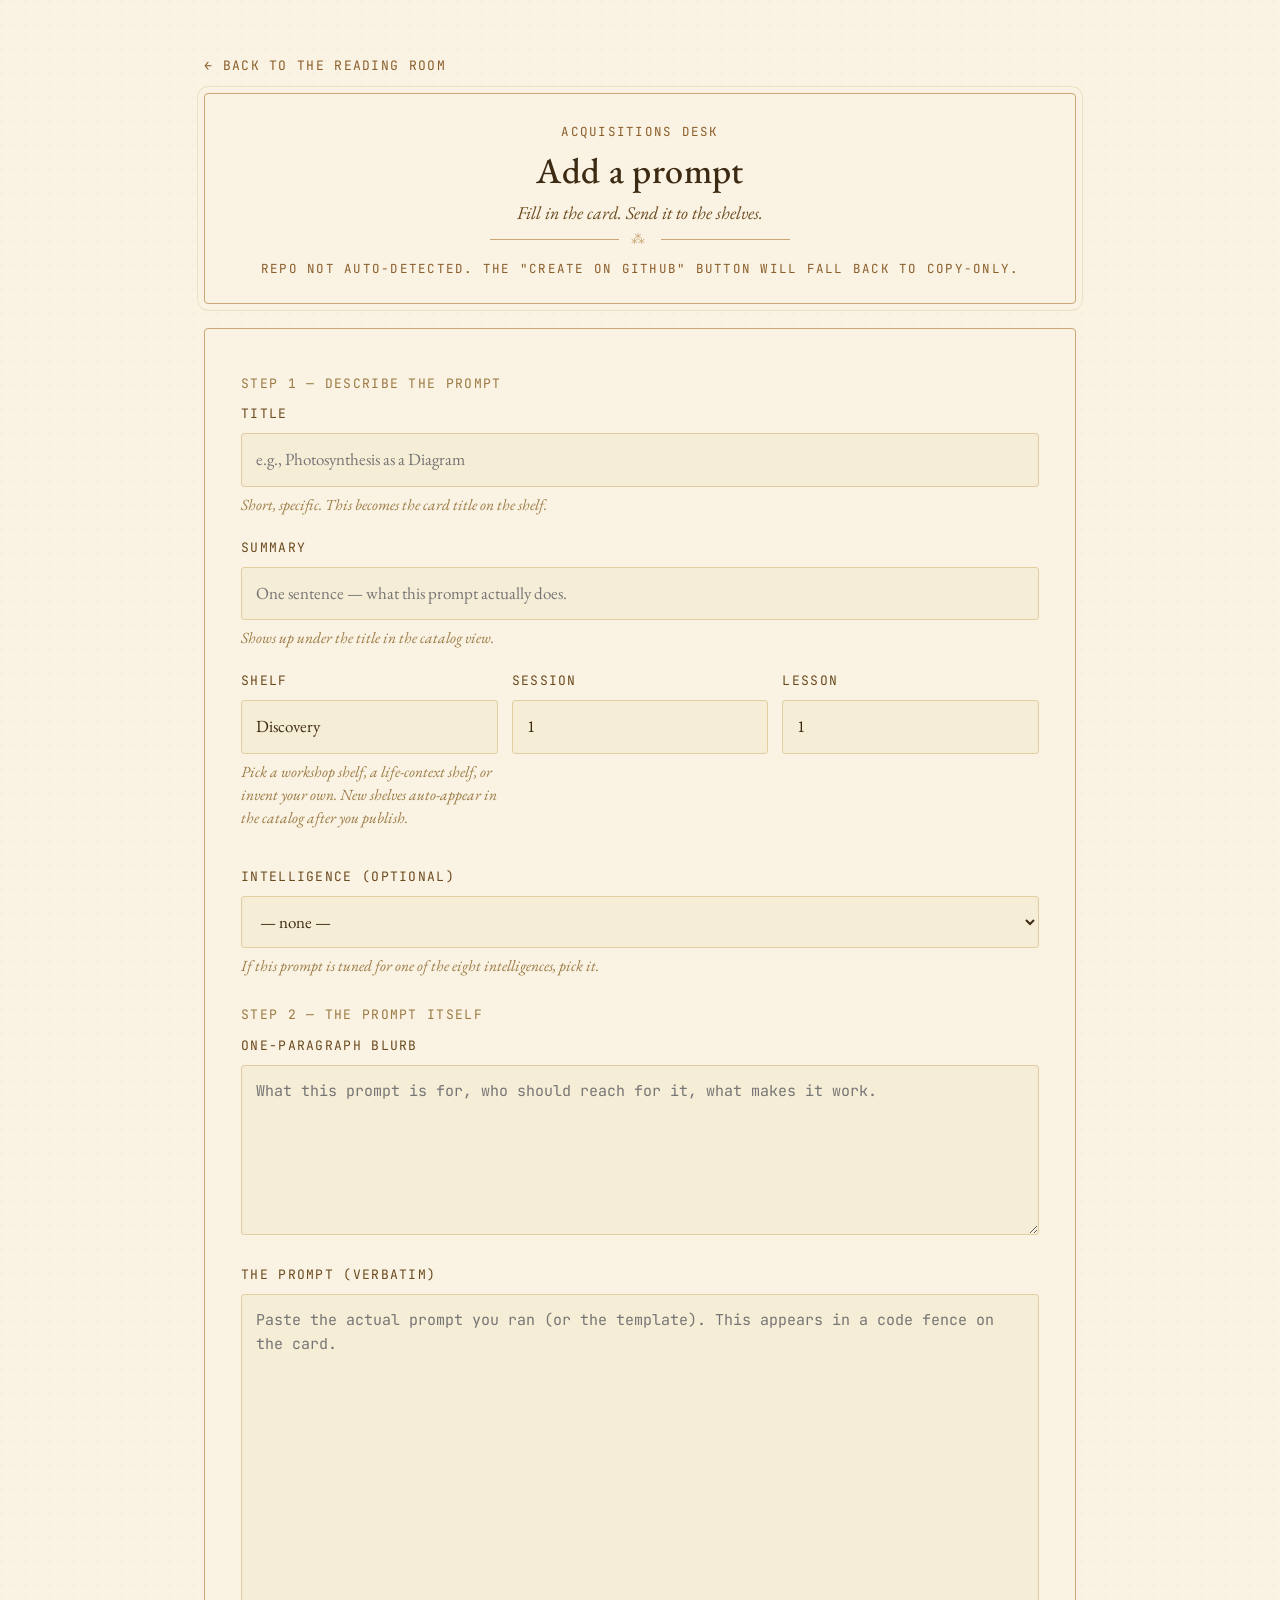
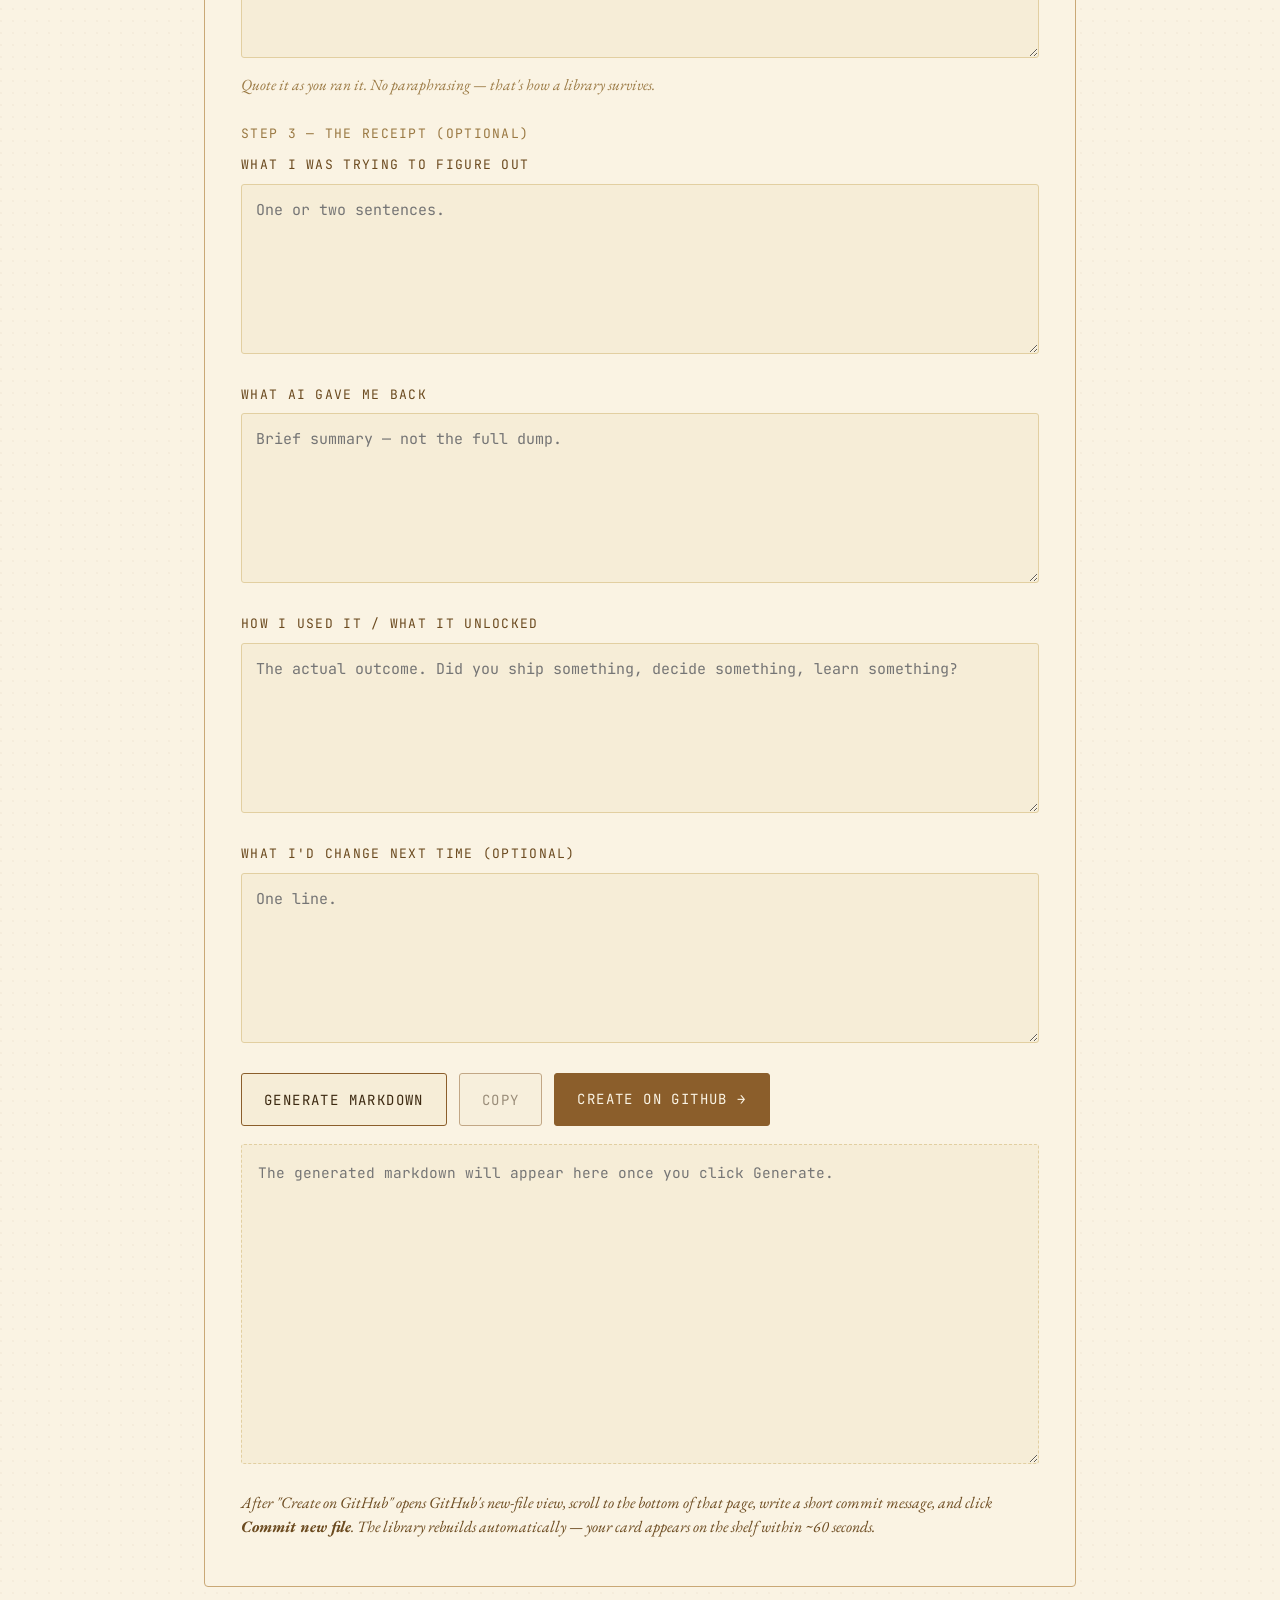
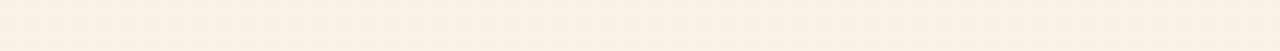
<file: add.html>
<!DOCTYPE html>
<html lang="en">
<head>
  <meta charset="UTF-8" />
  <meta name="viewport" content="width=device-width, initial-scale=1.0" />
  <title>Add a prompt · Reading Room</title>
  <meta name="description" content="Add a new prompt to your Compounding Intelligence library." />
  <link rel="preconnect" href="https://fonts.googleapis.com">
  <link rel="preconnect" href="https://fonts.gstatic.com" crossorigin>
  <link href="https://fonts.googleapis.com/css2?family=EB+Garamond:ital,wght@0,400;0,500;0,600;1,400;1,500&family=JetBrains+Mono:wght@400;500&display=swap" rel="stylesheet">
  <link rel="stylesheet" href="assets/styles.css">
  <style>
    /* Page-specific overrides — inherits the library theme. Sized for readability. */
    .form-card {
      background: var(--cream);
      border: 0.5px solid var(--gold);
      border-radius: 4px;
      padding: 32px 36px;
      margin-top: 24px;
    }
    .field { margin-bottom: 22px; }
    .field label {
      display: block;
      font-family: var(--mono);
      font-size: 13px;
      letter-spacing: 0.1em;
      text-transform: uppercase;
      color: var(--ink-soft);
      margin-bottom: 8px;
    }
    .field .hint {
      font-family: var(--serif);
      font-style: italic;
      font-size: 15.5px;
      line-height: 1.5;
      color: var(--ink-faint);
      margin-top: 6px;
      text-transform: none;
      letter-spacing: 0;
    }
    .field input,
    .field select,
    .field textarea {
      width: 100%;
      padding: 13px 14px;
      font-family: var(--serif);
      font-size: 17px;            /* ≥16px to prevent iOS auto-zoom */
      line-height: 1.5;
      color: var(--ink);
      background: var(--cream-soft);
      border: 1px solid var(--paper-edge);
      border-radius: 3px;
    }
    .field textarea {
      font-family: var(--mono);
      font-size: 15px;
      line-height: 1.6;
      resize: vertical;
      min-height: 170px;
    }
    .field-row {
      display: grid;
      grid-template-columns: 1fr 1fr 1fr;
      gap: 14px;
    }
    .actions {
      display: flex;
      flex-wrap: wrap;
      gap: 12px;
      margin-top: 18px;
    }
    .btn {
      font-family: var(--mono);
      font-size: 14px;
      letter-spacing: 0.1em;
      text-transform: uppercase;
      padding: 14px 22px;
      min-height: 48px;          /* tap target */
      border: 1px solid var(--walnut);
      background: var(--cream-soft);
      color: var(--ink);
      cursor: pointer;
      border-radius: 3px;
      text-decoration: none;
      display: inline-flex;
      align-items: center;
      justify-content: center;
    }
    .btn:hover { background: var(--gold-faint); }
    .btn.primary {
      background: var(--walnut);
      color: var(--cream);
      border-color: var(--walnut);
    }
    .btn.primary:hover { background: var(--ink-soft); }
    .btn:disabled, .btn[disabled] { opacity: 0.5; cursor: not-allowed; }
    #preview {
      width: 100%;
      min-height: 320px;
      font-family: var(--mono);
      font-size: 14.5px;
      line-height: 1.65;
      padding: 16px;
      border: 1px dashed var(--paper-edge);
      background: var(--cream-soft);
      color: var(--ink);
      white-space: pre;
      overflow-x: auto;
      border-radius: 3px;
      margin-top: 18px;
    }
    .section-title {
      font-family: var(--serif);
      font-size: 28px;
      font-style: italic;
      color: var(--ink);
      margin: 28px 0 8px;
    }
    .section-sub {
      font-family: var(--serif);
      font-size: 16px;
      line-height: 1.55;
      font-style: italic;
      color: var(--ink-soft);
      margin: 0 0 14px;
    }
    .step-bar {
      font-family: var(--mono);
      font-size: 13px;
      letter-spacing: 0.1em;
      text-transform: uppercase;
      color: var(--ink-faint);
      margin-bottom: 10px;
    }
    #toast {
      position: fixed;
      bottom: 24px;
      left: 50%;
      transform: translateX(-50%);
      background: var(--ink);
      color: var(--cream);
      padding: 14px 22px;
      font-family: var(--mono);
      font-size: 14px;
      letter-spacing: 0.1em;
      text-transform: uppercase;
      border-radius: 3px;
      opacity: 0;
      transition: opacity 200ms;
      pointer-events: none;
    }
    #toast.show { opacity: 1; }
    .back-link {
      font-family: var(--mono);
      font-size: 13px;
      letter-spacing: 0.1em;
      text-transform: uppercase;
      color: var(--walnut);
      text-decoration: none;
    }
    .back-link:hover { text-decoration: underline; }

    /* Mobile */
    @media (max-width: 720px) {
      .form-card { padding: 22px 18px; }
      .field-row { grid-template-columns: 1fr; gap: 0; }
      .btn { width: 100%; }
      .btn.primary { width: 100%; }
      .field input,
      .field select,
      .field textarea { font-size: 16px; padding: 14px; }
      .section-title { font-size: 24px; }
    }
  </style>
</head>
<body>
  <div class="page">
    <p style="margin-bottom: 14px;"><a class="back-link" href="./">← back to the reading room</a></p>

    <header class="plaque">
      <p class="micro">ACQUISITIONS DESK</p>
      <h1 class="serif-title">Add a prompt</h1>
      <p class="serif-italic">Fill in the card. Send it to the shelves.</p>
      <div class="ornament-rule">
        <hr class="gold-rule" /><span class="asterism">⁂</span><hr class="gold-rule" />
      </div>
      <p class="micro" id="repo-line"></p>
    </header>

    <div class="form-card">
      <p class="step-bar">Step 1 — describe the prompt</p>

      <div class="field">
        <label for="title">Title</label>
        <input id="title" type="text" placeholder="e.g., Photosynthesis as a Diagram" />
        <p class="hint">Short, specific. This becomes the card title on the shelf.</p>
      </div>

      <div class="field">
        <label for="summary">Summary</label>
        <input id="summary" type="text" placeholder="One sentence — what this prompt actually does." />
        <p class="hint">Shows up under the title in the catalog view.</p>
      </div>

      <div class="field-row">
        <div class="field">
          <label for="shelf">Shelf</label>
          <input id="shelf" list="shelf-options" value="Discovery" autocomplete="off"
                 placeholder="Pick from the list or type your own (e.g., Faith, Wrestling, Music Theory)" />
          <datalist id="shelf-options">
            <option value="Discovery"></option>
            <option value="Learning"></option>
            <option value="Research"></option>
            <option value="Building"></option>
            <option value="Outreach"></option>
            <option value="Reflection"></option>
            <option value="Studying"></option>
            <option value="Applications"></option>
            <option value="Career Research"></option>
            <option value="Projects"></option>
            <option value="Life Decisions"></option>
          </datalist>
          <p class="hint">Pick a workshop shelf, a life-context shelf, or invent your own. New shelves auto-appear in the catalog after you publish.</p>
        </div>
        <div class="field">
          <label for="session">Session</label>
          <input id="session" type="number" min="1" max="9" value="1" />
        </div>
        <div class="field">
          <label for="lesson">Lesson</label>
          <input id="lesson" type="number" min="1" max="9" value="1" />
        </div>
      </div>

      <div class="field">
        <label for="intelligence">Intelligence (optional)</label>
        <select id="intelligence">
          <option value="">— none —</option>
          <option value="Word smart">Word smart</option>
          <option value="Logic smart">Logic smart</option>
          <option value="Picture smart">Picture smart</option>
          <option value="Music smart">Music smart</option>
          <option value="Body smart">Body smart</option>
          <option value="Pattern smart">Pattern smart</option>
          <option value="People smart">People smart</option>
          <option value="Self smart">Self smart</option>
        </select>
        <p class="hint">If this prompt is tuned for one of the eight intelligences, pick it.</p>
      </div>

      <p class="step-bar" style="margin-top: 28px;">Step 2 — the prompt itself</p>

      <div class="field">
        <label for="blurb">One-paragraph blurb</label>
        <textarea id="blurb" rows="3" placeholder="What this prompt is for, who should reach for it, what makes it work."></textarea>
      </div>

      <div class="field">
        <label for="prompt-body">The prompt (verbatim)</label>
        <textarea id="prompt-body" rows="14" placeholder="Paste the actual prompt you ran (or the template). This appears in a code fence on the card."></textarea>
        <p class="hint">Quote it as you ran it. No paraphrasing — that's how a library survives.</p>
      </div>

      <p class="step-bar" style="margin-top: 28px;">Step 3 — the receipt (optional)</p>

      <div class="field">
        <label for="trying">What I was trying to figure out</label>
        <textarea id="trying" rows="2" placeholder="One or two sentences."></textarea>
      </div>

      <div class="field">
        <label for="gave-back">What AI gave me back</label>
        <textarea id="gave-back" rows="3" placeholder="Brief summary — not the full dump."></textarea>
      </div>

      <div class="field">
        <label for="unlocked">How I used it / what it unlocked</label>
        <textarea id="unlocked" rows="3" placeholder="The actual outcome. Did you ship something, decide something, learn something?"></textarea>
      </div>

      <div class="field">
        <label for="next-time">What I'd change next time (optional)</label>
        <textarea id="next-time" rows="2" placeholder="One line."></textarea>
      </div>

      <div class="actions">
        <button class="btn" id="generate-btn" type="button">Generate markdown</button>
        <button class="btn" id="copy-btn" type="button" disabled>Copy</button>
        <a class="btn primary" id="github-btn" href="#" target="_blank" rel="noopener" hidden>Create on GitHub →</a>
      </div>

      <textarea id="preview" placeholder="The generated markdown will appear here once you click Generate." readonly></textarea>

      <p class="section-sub" style="margin-top: 18px;">
        After "Create on GitHub" opens GitHub's new-file view, scroll to the bottom of that page, write a short commit message, and click <strong>Commit new file</strong>. The library rebuilds automatically — your card appears on the shelf within ~60 seconds.
      </p>
    </div>

    <div id="toast" role="status" aria-live="polite">Copied to clipboard</div>
  </div>

  <script>
    // ----- Repo detection ----------------------------------------
    function detectRepo() {
      const host = window.location.host;        // e.g., "btd2026.github.io"
      const segs = window.location.pathname.split('/').filter(Boolean);
      // GitHub Pages: user-page = <user>.github.io ; project-page = <user>.github.io/<repo>/
      let owner = '';
      let repo  = '';
      if (host.endsWith('.github.io')) {
        owner = host.split('.')[0];
        repo  = segs[0] || `${owner}.github.io`;
      }
      return { owner, repo };
    }

    const { owner, repo } = detectRepo();
    const repoLine = document.getElementById('repo-line');
    if (owner && repo) {
      repoLine.textContent = `Will create file in: ${owner}/${repo} · main · prompts/`;
    } else {
      repoLine.textContent = 'Repo not auto-detected. The "Create on GitHub" button will fall back to copy-only.';
    }

    // ----- Helpers ----------------------------------------------
    function todayISO() {
      const d = new Date();
      const y = d.getFullYear();
      const m = String(d.getMonth() + 1).padStart(2, '0');
      const day = String(d.getDate()).padStart(2, '0');
      return `${y}-${m}-${day}`;
    }

    function slugify(s) {
      return s.trim()
        .replace(/['"`]/g, '')
        .replace(/[^a-zA-Z0-9]+/g, '_')
        .replace(/^_+|_+$/g, '')
        .split('_')
        .filter(Boolean)
        .map(w => w[0].toUpperCase() + w.slice(1))
        .join('_');
    }

    function getVal(id) {
      return (document.getElementById(id).value || '').trim();
    }

    // ----- Build markdown ---------------------------------------
    function buildMarkdown() {
      const title     = getVal('title');
      const summary   = getVal('summary');
      const shelf     = getVal('shelf');
      const session   = getVal('session');
      const lesson    = getVal('lesson');
      const intel     = getVal('intelligence');
      const blurb     = getVal('blurb');
      const promptBody= getVal('prompt-body');
      const trying    = getVal('trying');
      const gaveBack  = getVal('gave-back');
      const unlocked  = getVal('unlocked');
      const nextTime  = getVal('next-time');

      if (!title)      { alert('Title is required.');    return null; }
      if (!summary)    { alert('Summary is required.');  return null; }
      if (!promptBody) { alert('Prompt body is required.'); return null; }

      const fm = [
        '---',
        `title: ${title}`,
        `shelf: ${shelf}`,
        `session: ${session || 1}`,
        `lesson: ${lesson || 1}`,
        `summary: ${summary}`,
        `date_filed: ${todayISO()}`,
      ];
      if (intel) fm.push(`intelligence: ${intel}`);
      fm.push('---', '');

      const parts = [fm.join('\n')];

      if (blurb)  parts.push(blurb + '\n');

      parts.push(`**Sits in the curriculum at:** Session ${session || 1} · Lesson ${lesson || 1}\n`);

      parts.push('## The prompt\n');
      parts.push('```');
      parts.push(promptBody);
      parts.push('```\n');

      if (trying || gaveBack || unlocked || nextTime) {
        if (trying)   parts.push('## What I was trying to figure out\n', trying + '\n');
        if (gaveBack) parts.push('## What AI gave me back\n', gaveBack + '\n');
        if (unlocked) parts.push('## How I used it / what it unlocked\n', unlocked + '\n');
        if (nextTime) parts.push('## What I\'d change next time\n', nextTime + '\n');
      }

      return { markdown: parts.join('\n').trim() + '\n', filename: `${slugify(title)}.md` };
    }

    // ----- Wire up buttons --------------------------------------
    const preview   = document.getElementById('preview');
    const copyBtn   = document.getElementById('copy-btn');
    const ghBtn     = document.getElementById('github-btn');
    const toast     = document.getElementById('toast');

    document.getElementById('generate-btn').addEventListener('click', () => {
      const result = buildMarkdown();
      if (!result) return;
      preview.value = result.markdown;
      copyBtn.disabled = false;

      if (owner && repo) {
        const url = `https://github.com/${owner}/${repo}/new/main` +
          `?filename=prompts/${encodeURIComponent(result.filename)}` +
          `&value=${encodeURIComponent(result.markdown)}`;
        ghBtn.href = url;
        ghBtn.hidden = false;
      }
      preview.scrollIntoView({ behavior: 'smooth', block: 'end' });
    });

    copyBtn.addEventListener('click', async () => {
      if (!preview.value) return;
      try {
        await navigator.clipboard.writeText(preview.value);
        toast.classList.add('show');
        setTimeout(() => toast.classList.remove('show'), 1600);
      } catch (e) {
        preview.select();
        document.execCommand('copy');
        toast.classList.add('show');
        setTimeout(() => toast.classList.remove('show'), 1600);
      }
    });
  </script>
</body>
</html>
</file>
<file: assets/styles.css>
/* ============================================================
   Reading Room — Library theme
   Parchment cream, walnut ink, serif titles, mono call numbers.
   ============================================================ */

:root {
  --cream: #FAF3E3;
  --cream-deep: #F2E6C9;
  --cream-soft: #F6EDD7;
  --paper-edge: #E2CFA1;
  --ink: #3D2A12;
  --ink-soft: #6B4A1F;
  --ink-faint: #9A7943;
  --walnut: #8B5E2B;
  --gold: #C9A876;
  --gold-faint: #E2CFA1;
  --stamp-red: #993C1D;
  --shelf-amber: #BA7517;
  --shelf-blue: #185FA5;
  --shelf-teal: #0F6E56;
  --shelf-purple: #534AB7;
  --shelf-coral: #D85A30;
  --shelf-gray: #5F5E5A;
  --serif: 'EB Garamond', Georgia, 'Times New Roman', serif;
  --mono: 'JetBrains Mono', 'SF Mono', Menlo, Consolas, monospace;
}

* { box-sizing: border-box; }

html, body {
  margin: 0;
  padding: 0;
  background: var(--cream);
  color: var(--ink);
  font-family: var(--serif);
  font-size: 17px;
  line-height: 1.55;
  -webkit-font-smoothing: antialiased;
}

/* Subtle paper grain via repeating dot pattern */
body {
  background-image:
    radial-gradient(circle at 1px 1px, rgba(139, 94, 43, 0.04) 1px, transparent 0);
  background-size: 12px 12px;
  min-height: 100vh;
}

.page {
  max-width: 920px;
  margin: 0 auto;
  padding: 32px 24px 64px;
}

/* ---------- Plaque (header) ---------- */
.plaque {
  background: var(--cream);
  border: 0.5px solid var(--gold);
  border-radius: 4px;
  padding: 28px 32px 24px;
  text-align: center;
  box-shadow: 0 0 0 6px var(--cream), 0 0 0 6.5px var(--gold-faint);
  margin-bottom: 20px;
}

.serif-title {
  font-family: var(--serif);
  font-weight: 500;
  color: var(--ink);
  margin: 0;
  letter-spacing: 0.01em;
}

#plaque-title { font-size: 38px; line-height: 1.1; margin: 4px 0; }

.serif-italic {
  font-family: var(--serif);
  font-style: italic;
  color: var(--ink-soft);
  margin: 0;
}

#plaque-subtitle { font-size: 15px; margin-bottom: 14px; }

.micro {
  font-family: var(--mono);
  font-size: 10.5px;
  letter-spacing: 0.18em;
  color: var(--walnut);
  margin: 0;
  text-transform: uppercase;
}

.micro-faint {
  font-family: var(--mono);
  font-size: 10px;
  letter-spacing: 0.14em;
  color: var(--ink-faint);
  margin: 4px 0 0;
  text-transform: uppercase;
}

.ornament-rule {
  display: flex;
  align-items: center;
  gap: 12px;
  margin: 0 auto 8px;
  max-width: 300px;
}

.gold-rule {
  flex: 1;
  height: 0.5px;
  background: var(--gold);
  border: 0;
  margin: 0;
}

.asterism {
  font-family: var(--serif);
  color: var(--gold);
  font-size: 14px;
  letter-spacing: 0.3em;
}

.plank-rule {
  height: 2px;
  background: var(--walnut);
  border: 0;
  margin: 24px 0 8px;
}

/* ---------- Filter bar ---------- */
.filter-bar {
  display: flex;
  flex-wrap: wrap;
  gap: 6px;
  justify-content: center;
  margin: 20px 0 28px;
}

.filter-btn {
  font-family: var(--mono);
  font-size: 10.5px;
  letter-spacing: 0.1em;
  text-transform: uppercase;
  padding: 6px 11px;
  background: transparent;
  color: var(--ink);
  border: 0.5px solid var(--walnut);
  border-radius: 2px;
  cursor: pointer;
  transition: background 0.12s ease, color 0.12s ease;
}

.filter-btn:hover { background: var(--cream-deep); }

.filter-btn[aria-pressed="true"] {
  background: var(--ink);
  color: var(--cream);
  border-color: var(--ink);
}

/* ---------- Shelves ---------- */
.shelf { margin-bottom: 36px; }

.shelf-header {
  display: flex;
  align-items: center;
  gap: 12px;
  margin-bottom: 14px;
}

.shelf-numeral {
  font-family: var(--mono);
  font-size: 10.5px;
  letter-spacing: 0.18em;
  color: var(--walnut);
  text-transform: uppercase;
  margin: 0;
  white-space: nowrap;
}

.shelf-name {
  font-family: var(--serif);
  font-style: italic;
  font-size: 20px;
  color: var(--ink);
  margin: 0;
  font-weight: 500;
}

.shelf-flower {
  color: var(--gold);
  font-size: 14px;
}

.shelf-grid {
  display: grid;
  grid-template-columns: repeat(auto-fit, minmax(220px, 1fr));
  gap: 14px;
}

.shelf-footer {
  font-family: var(--mono);
  font-size: 9.5px;
  letter-spacing: 0.18em;
  color: var(--walnut);
  text-align: right;
  margin: 4px 0 0;
}

/* ---------- Catalog cards ---------- */
.card {
  background: var(--cream);
  border: 0.5px solid var(--gold);
  border-radius: 2px;
  padding: 14px 14px 12px;
  position: relative;
  cursor: pointer;
  text-align: left;
  font-family: var(--serif);
  display: flex;
  flex-direction: column;
  transition: transform 0.15s ease, box-shadow 0.15s ease, background 0.15s ease;
  width: 100%;
}

.card:hover {
  background: var(--cream-soft);
  transform: translateY(-1px);
  box-shadow: 0 2px 0 var(--paper-edge);
}

.card-top {
  display: flex;
  justify-content: space-between;
  align-items: flex-start;
  margin-bottom: 10px;
  gap: 8px;
}

.card-call {
  font-family: var(--mono);
  font-size: 10px;
  letter-spacing: 0.1em;
  color: var(--walnut);
}

.card-stamp {
  font-family: var(--mono);
  font-size: 9.5px;
  letter-spacing: 0.12em;
  color: var(--stamp-red);
  border: 0.5px solid var(--stamp-red);
  padding: 2px 6px;
  border-radius: 2px;
  display: inline-block;
  transform: rotate(-2deg);
  text-transform: uppercase;
  white-space: nowrap;
}

.card-title {
  font-family: var(--serif);
  font-size: 18px;
  font-weight: 500;
  color: var(--ink);
  margin: 0 0 4px;
  line-height: 1.2;
}

.card-asterism {
  text-align: center;
  color: var(--gold);
  font-size: 12px;
  margin: 0 0 8px;
  letter-spacing: 0.4em;
}

.card-summary {
  font-family: var(--serif);
  font-style: italic;
  font-size: 13.5px;
  color: var(--ink-soft);
  margin: 0 0 14px;
  line-height: 1.45;
  flex-grow: 1;
}

.card-rule {
  height: 0.5px;
  background: var(--paper-edge);
  border: 0;
  margin: 0 0 10px;
}

.card-actions {
  display: flex;
  gap: 4px;
}

.card-actions .action { flex-shrink: 0; }
.card-actions .action.primary { flex: 1; }

/* Local-edit indicator */
.card.has-local::after {
  content: "✱";
  position: absolute;
  top: 4px;
  right: 4px;
  color: var(--stamp-red);
  font-size: 14px;
}

/* ---------- Action buttons ---------- */
.action {
  font-family: var(--mono);
  font-size: 10.5px;
  letter-spacing: 0.1em;
  text-transform: uppercase;
  padding: 6px 10px;
  background: transparent;
  border: 0.5px solid var(--walnut);
  color: var(--ink);
  border-radius: 2px;
  cursor: pointer;
  text-align: center;
  display: inline-flex;
  align-items: center;
  justify-content: center;
  gap: 4px;
  transition: background 0.12s ease, color 0.12s ease;
}

.action:hover { background: var(--cream-deep); }

.action.solid {
  background: var(--ink);
  color: var(--cream);
  border-color: var(--ink);
}

.action.solid:hover { background: var(--ink-soft); }

.action.danger {
  color: var(--stamp-red);
  border-color: var(--stamp-red);
}

.action svg {
  width: 12px;
  height: 12px;
  stroke-width: 1.6;
}

/* ---------- Modal ---------- */
.modal-backdrop {
  position: fixed;
  inset: 0;
  background: rgba(61, 42, 18, 0.55);
  display: flex;
  align-items: flex-start;
  justify-content: center;
  padding: 40px 20px;
  z-index: 100;
  overflow-y: auto;
}

.modal-backdrop[hidden] { display: none; }

.modal-card {
  background: var(--cream);
  border: 0.5px solid var(--gold);
  border-radius: 3px;
  box-shadow: 0 0 0 6px var(--cream), 0 0 0 6.5px var(--gold-faint), 0 20px 60px rgba(61, 42, 18, 0.3);
  max-width: 760px;
  width: 100%;
  padding: 0;
  overflow: hidden;
}

.modal-header {
  display: flex;
  justify-content: space-between;
  align-items: flex-start;
  padding: 22px 26px 0;
}

.modal-close {
  background: transparent;
  border: 0.5px solid var(--ink-faint);
  color: var(--ink-soft);
  border-radius: 2px;
  padding: 4px 7px;
  cursor: pointer;
  font-family: var(--mono);
  font-size: 11px;
}

.modal-close:hover { background: var(--cream-deep); }

.modal-body {
  padding: 14px 32px 28px;
}

.modal-call {
  font-family: var(--mono);
  font-size: 10.5px;
  letter-spacing: 0.1em;
  color: var(--walnut);
  margin: 0;
}

.modal-collection {
  font-family: var(--mono);
  font-size: 10px;
  letter-spacing: 0.1em;
  color: var(--ink-faint);
  margin: 4px 0 0;
  text-transform: uppercase;
}

.modal-title {
  font-family: var(--serif);
  font-weight: 500;
  font-size: 30px;
  text-align: center;
  margin: 12px 0 4px;
  color: var(--ink);
  line-height: 1.15;
}

.modal-subtitle {
  font-family: var(--serif);
  font-style: italic;
  font-size: 15px;
  color: var(--ink-soft);
  text-align: center;
  margin: 0 0 14px;
}

.modal-actions {
  display: flex;
  justify-content: center;
  gap: 6px;
  margin-bottom: 18px;
  flex-wrap: wrap;
}

.modal-content {
  background: var(--cream-deep);
  border: 0.5px solid var(--paper-edge);
  border-radius: 2px;
  padding: 22px 26px;
  font-family: var(--serif);
  font-size: 15.5px;
  line-height: 1.65;
  color: var(--ink);
  margin: 0;
}

.modal-content h1, .modal-content h2, .modal-content h3 {
  font-family: var(--serif);
  color: var(--ink);
  font-weight: 500;
  margin: 1.2em 0 0.4em;
}

.modal-content h1 { font-size: 22px; }
.modal-content h2 { font-size: 19px; }
.modal-content h3 { font-size: 17px; }

.modal-content p { margin: 0 0 0.9em; }

.modal-content ul, .modal-content ol {
  padding-left: 1.4em;
  margin: 0 0 0.9em;
}

.modal-content li { margin-bottom: 0.3em; }

.modal-content code {
  font-family: var(--mono);
  font-size: 13.5px;
  background: var(--cream);
  padding: 1px 5px;
  border-radius: 2px;
  border: 0.5px solid var(--paper-edge);
}

.modal-content strong { font-weight: 600; color: var(--ink); }
.modal-content em { color: var(--ink-soft); }

.modal-content a {
  color: var(--shelf-blue);
  text-decoration: underline;
  text-decoration-color: var(--gold);
  text-underline-offset: 2px;
}

.code-block-wrap {
  position: relative;
  margin: 1em 0 1.2em;
}

.code-block-wrap pre {
  background: var(--cream);
  border: 0.5px solid var(--gold);
  border-radius: 2px;
  padding: 14px 16px 14px;
  font-family: var(--mono);
  font-size: 12.5px;
  line-height: 1.7;
  color: var(--ink);
  overflow-x: auto;
  white-space: pre-wrap;
  margin: 0;
}

.code-block-wrap pre code {
  background: transparent;
  border: 0;
  padding: 0;
  font-size: 12.5px;
}

.code-copy {
  position: absolute;
  top: 8px;
  right: 8px;
  font-family: var(--mono);
  font-size: 9.5px;
  letter-spacing: 0.1em;
  text-transform: uppercase;
  padding: 4px 8px;
  background: var(--cream-deep);
  border: 0.5px solid var(--walnut);
  color: var(--ink);
  border-radius: 2px;
  cursor: pointer;
  opacity: 0.85;
  transition: opacity 0.12s ease, background 0.12s ease;
}

.code-copy:hover { opacity: 1; background: var(--cream); }

.modal-foot {
  display: flex;
  justify-content: space-between;
  align-items: center;
  margin-top: 16px;
}

.modal-foot .micro { font-size: 9.5px; }

/* ---------- Edit mode ---------- */
.edit-banner {
  background: var(--cream-deep);
  padding: 9px 22px;
  border-bottom: 0.5px solid var(--gold);
  display: flex;
  justify-content: space-between;
  align-items: center;
  font-family: var(--mono);
  font-size: 10.5px;
  letter-spacing: 0.1em;
  color: var(--ink-soft);
  text-transform: uppercase;
}

.edit-banner .left { display: flex; gap: 8px; align-items: center; }

.edit-form { padding: 18px 26px 22px; }

.edit-grid {
  display: grid;
  grid-template-columns: 90px 1fr;
  gap: 10px 14px;
  align-items: center;
  margin-bottom: 14px;
}

.edit-grid label {
  font-family: var(--mono);
  font-size: 10.5px;
  letter-spacing: 0.1em;
  color: var(--walnut);
  text-transform: uppercase;
  text-align: right;
}

.edit-input, .edit-select, .edit-textarea {
  font-family: var(--serif);
  font-size: 15px;
  background: var(--cream-deep);
  border: 0.5px solid var(--gold);
  color: var(--ink);
  padding: 7px 11px;
  border-radius: 2px;
  width: 100%;
  font-feature-settings: "kern" 1;
}

.edit-input { height: 34px; }
.edit-select { height: 34px; font-family: var(--mono); font-size: 13px; }

.edit-textarea {
  font-family: var(--mono);
  font-size: 12.5px;
  line-height: 1.7;
  padding: 14px 16px;
  min-height: 280px;
  resize: vertical;
}

.edit-textarea:focus, .edit-input:focus, .edit-select:focus {
  outline: 1.5px solid var(--walnut);
  outline-offset: 0;
}

.edit-foot {
  display: flex;
  justify-content: space-between;
  align-items: center;
  margin-top: 14px;
  flex-wrap: wrap;
  gap: 8px;
}

.edit-foot .right { display: flex; gap: 6px; }

/* ---------- Toast ---------- */
.toast {
  position: fixed;
  bottom: 28px;
  left: 50%;
  transform: translateX(-50%);
  background: var(--ink);
  color: var(--cream);
  font-family: var(--mono);
  font-size: 11px;
  letter-spacing: 0.12em;
  padding: 9px 16px;
  border-radius: 2px;
  text-transform: uppercase;
  z-index: 200;
  box-shadow: 0 4px 14px rgba(61, 42, 18, 0.35);
  animation: toast-in 0.18s ease;
}

.toast[hidden] { display: none; }

@keyframes toast-in {
  from { opacity: 0; transform: translate(-50%, 8px); }
  to { opacity: 1; transform: translate(-50%, 0); }
}

/* ---------- Empty / loading ---------- */
.loading, .empty {
  font-family: var(--serif);
  font-style: italic;
  color: var(--ink-soft);
  text-align: center;
  padding: 60px 20px;
  margin: 0;
}

.colophon { text-align: right; margin-top: 36px; }

/* ---------- Responsive ---------- */
@media (max-width: 600px) {
  .page { padding: 20px 14px 48px; }
  #plaque-title { font-size: 28px; }
  .plaque { padding: 22px 18px 18px; }
  .modal-backdrop { padding: 16px 8px; }
  .modal-body { padding: 12px 18px 22px; }
  .modal-content { padding: 16px 18px; font-size: 14.5px; }
  .modal-title { font-size: 23px; }
  .edit-form { padding: 14px 18px 18px; }
  .edit-grid { grid-template-columns: 1fr; gap: 4px 0; }
  .edit-grid label { text-align: left; }
  .shelf-grid { grid-template-columns: 1fr; }
}

/* ============================================================
   READABILITY UPLIFT — added 2026-06-13
   Bumps the type scale to meet general UI standards.
   Body text ≥ 17px desktop, ≥ 16px mobile (prevents iOS auto-zoom).
   Tap targets ≥ 44px on mobile.
   ============================================================ */

html, body {
  font-size: 18px;
  line-height: 1.6;
}

/* Catalog cards */
.card-summary { font-size: 16px; line-height: 1.5; }

/* Header micros — small caps but still readable */
.micro,
.micro-faint,
.modal-call,
.modal-collection,
p.micro,
p.micro-faint {
  font-size: 12.5px;
  letter-spacing: 0.1em;
}

/* Plaque header */
#plaque-title { font-size: 42px; }
#plaque-subtitle { font-size: 17px; }

/* Modal — significantly larger */
.modal-title { font-size: 34px; line-height: 1.15; }
.modal-subtitle { font-size: 17px; }
.modal-content { font-size: 17.5px; line-height: 1.7; }
.modal-content h1 { font-size: 28px; }
.modal-content h2 { font-size: 23px; }
.modal-content h3 { font-size: 19px; }
.modal-content p,
.modal-content li { font-size: 17.5px; line-height: 1.7; }
.modal-content pre,
.modal-content code { font-size: 14.5px; line-height: 1.6; }

/* Buttons / tap targets */
.action,
.modal-close {
  font-size: 13.5px;
  padding: 12px 16px;
  min-height: 42px;
  letter-spacing: 0.08em;
}
.action svg { width: 17px; height: 17px; }

/* Edit form */
.edit-banner { font-size: 13px; }
.edit-grid label { font-size: 13px; }
.edit-input,
.edit-select,
.edit-textarea {
  font-size: 16px;
  padding: 12px 14px;
  line-height: 1.55;
}
.edit-textarea { min-height: 320px; }

/* Filter pills */
.filter-bar button {
  font-size: 13.5px;
  padding: 10px 16px;
  min-height: 40px;
}

/* Code blocks */
.code-block-wrap pre,
.code-block-wrap code {
  font-size: 14.5px;
  line-height: 1.65;
}
.code-copy {
  font-size: 12px;
  padding: 8px 12px;
  min-height: 36px;
}

/* ---------- MOBILE ---------- */
@media (max-width: 720px) {
  html, body { font-size: 17px; line-height: 1.65; }

  .page { padding: 18px 16px 48px; }

  .plaque { padding: 22px 18px 18px; }
  #plaque-title { font-size: 32px; }
  #plaque-subtitle { font-size: 16px; }

  /* Full-screen modal on mobile for breathing room */
  .modal-backdrop { padding: 0; align-items: stretch; }
  .modal-card {
    width: 100%;
    max-width: 100%;
    border-radius: 0;
    max-height: 100vh;
  }
  .modal-header { padding: 14px 16px; }
  .modal-body { padding: 18px 16px 28px; }

  .modal-title { font-size: 26px; }
  .modal-subtitle { font-size: 16px; }
  .modal-content { font-size: 16.5px; line-height: 1.7; }
  .modal-content h2 { font-size: 21px; }
  .modal-content h3 { font-size: 18px; }
  .modal-content pre { font-size: 13.5px; padding: 12px; overflow-x: auto; }

  .modal-actions {
    flex-wrap: wrap;
    gap: 10px;
  }
  .action,
  .modal-close {
    font-size: 13.5px;
    min-height: 44px;
    padding: 12px 14px;
  }

  /* Edit form stacks on mobile, inputs stay 16px to avoid iOS zoom */
  .edit-grid { display: block; }
  .edit-grid label {
    display: block;
    margin: 14px 0 6px;
    font-size: 13px;
  }
  .edit-input,
  .edit-select,
  .edit-textarea {
    font-size: 16px;
    padding: 12px 14px;
  }
  .edit-textarea { min-height: 340px; }

  /* Filter bar becomes horizontal scroll */
  .filter-bar {
    overflow-x: auto;
    flex-wrap: nowrap;
    -webkit-overflow-scrolling: touch;
    padding-bottom: 6px;
  }
  .filter-bar button {
    white-space: nowrap;
    flex-shrink: 0;
    min-height: 44px;
  }

  /* Cards stack full-width */
  .shelf-grid { grid-template-columns: 1fr; }
}
</file>
